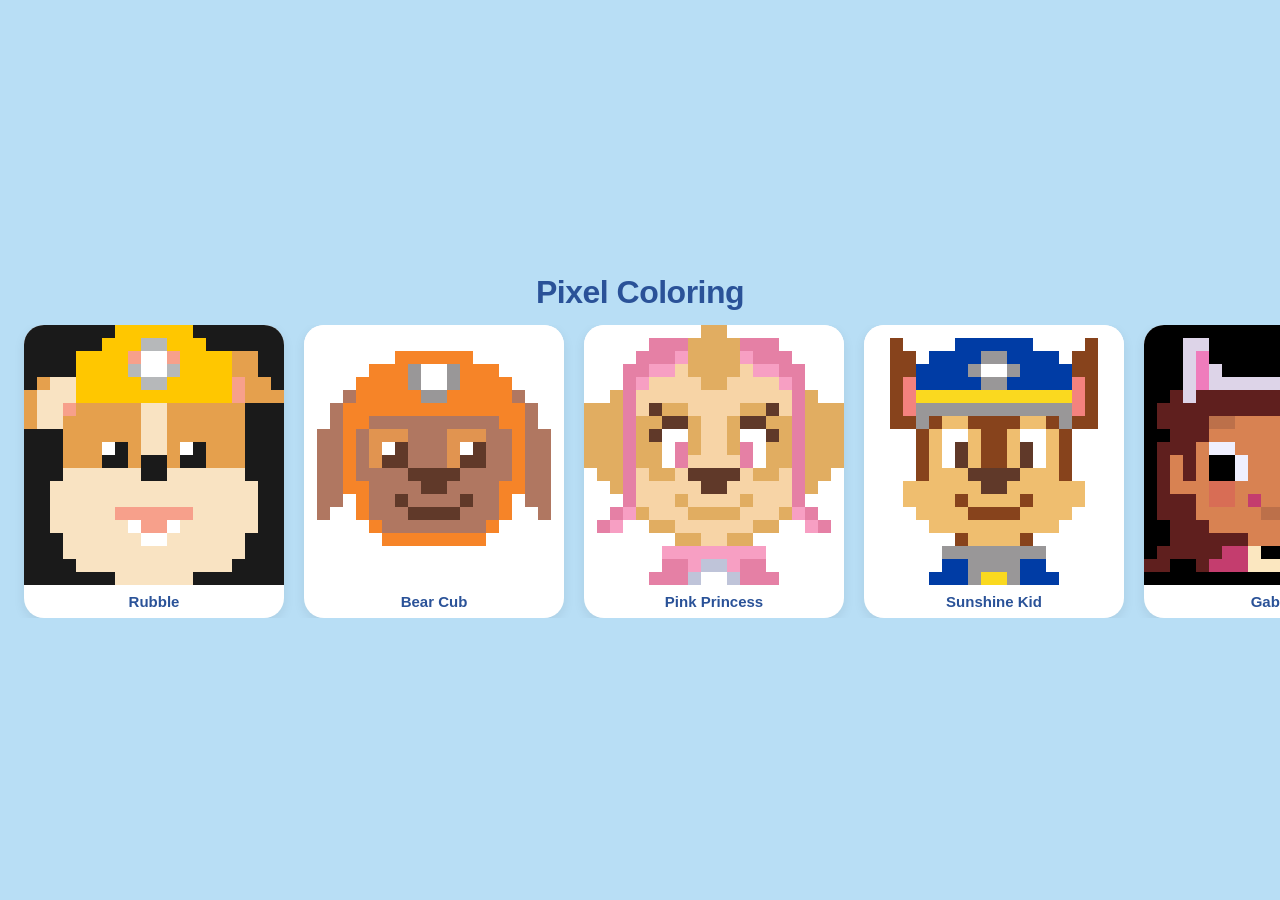
<file: index.html>
<!DOCTYPE html>
<html lang="en">
<head>
  <meta charset="UTF-8">
  <meta name="viewport" content="width=device-width, initial-scale=1.0, maximum-scale=1.0, user-scalable=no, viewport-fit=cover">
  <meta name="apple-mobile-web-app-capable" content="yes">
  <meta name="apple-mobile-web-app-status-bar-style" content="black-fullscreen">
  <meta name="mobile-web-app-capable" content="yes">
  <link rel="manifest" href="manifest.json">
  <title>Pixel Coloring</title>
  <link rel="stylesheet" href="style.css">
</head>
<body>
  <div id="home-screen">
    <div class="home-title">Pixel Coloring</div>
    <div class="sheet-grid" id="sheet-grid"></div>
  </div>

  <div class="fullscreen-banner hidden" id="fullscreen-banner">
    For fullscreen: tap Share &rarr; Add to Home Screen
  </div>

  <!-- Sheet data files -->
  <script src="sheets/sheet1/data.js"></script>
  <script src="sheets/sheet2/data.js"></script>
  <script src="sheets/sheet3/data.js"></script>
  <script src="sheets/sheet4/data.js"></script>
  <script src="sheets/sheet8/data.js"></script>
  <script src="sheets/sheet9/data.js"></script>
  <script src="sheets/sheet10/data.js"></script>
  <script src="sheets/sheet11/data.js"></script>
  <script src="sheets/sheet12/data.js"></script>
  <script src="sheets/sheet13/data.js"></script>
  <script src="sheets/sheet14/data.js"></script>
  <script src="sheets/sheet15/data.js"></script>
  <script src="sheets/sheet16/data.js"></script>

  <script src="js/utils.js"></script>
  <script src="js/audio-ctx.js"></script>
  <script src="js/music.js"></script>
  <script>Music.init('assets/main-background.mp3', 0.15);</script>
  <script src="js/app.js"></script>
</body>
</html>
</file>
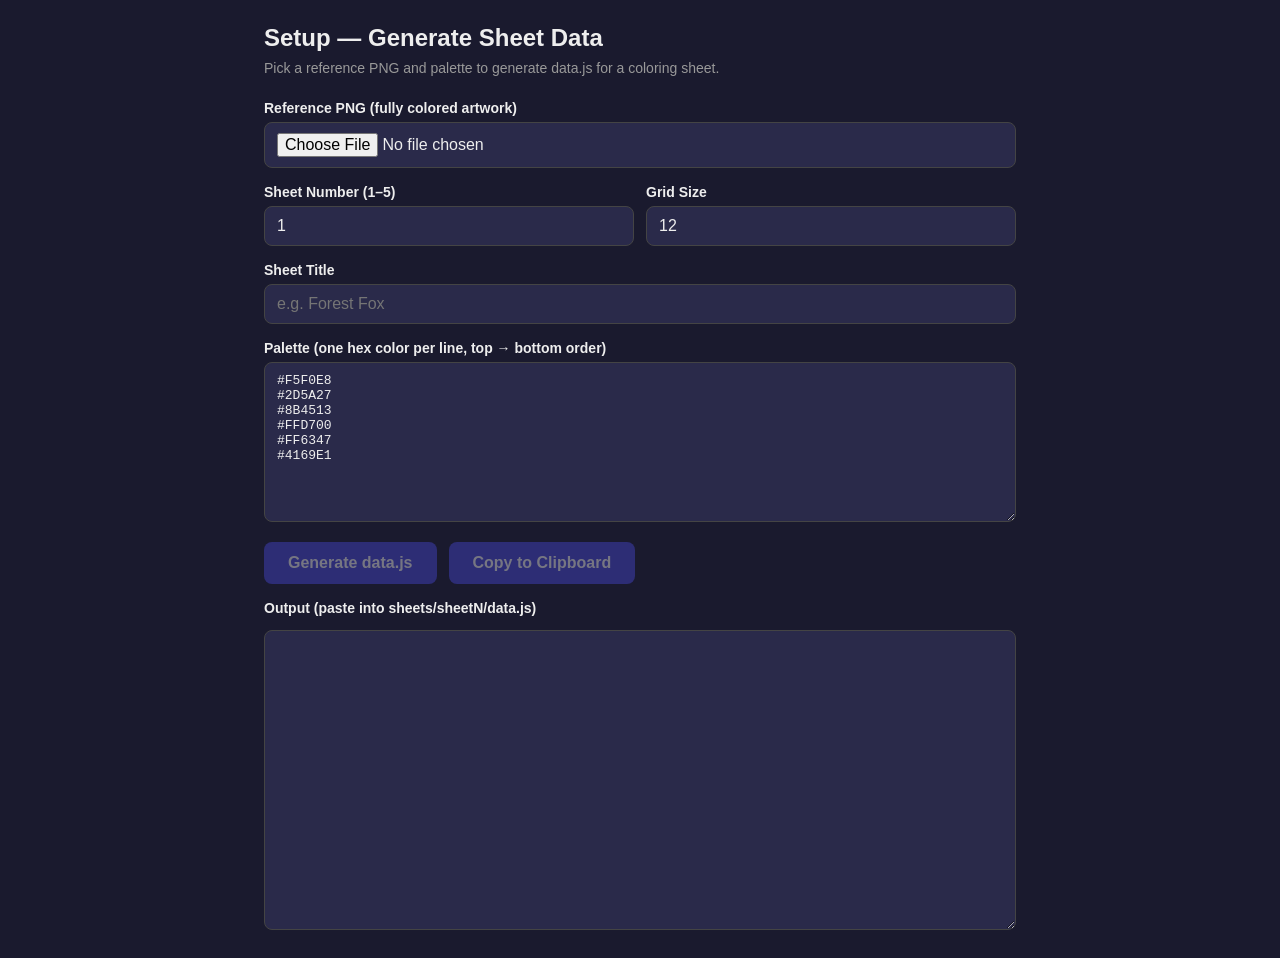
<file: setup.html>
<!DOCTYPE html>
<html lang="en">
<head>
  <meta charset="UTF-8">
  <meta name="viewport" content="width=device-width, initial-scale=1.0">
  <title>Pixel Coloring — Setup</title>
  <style>
    * { box-sizing: border-box; margin: 0; padding: 0; }
    body {
      font-family: -apple-system, BlinkMacSystemFont, sans-serif;
      background: #1a1a2e;
      color: #eee;
      padding: 24px;
      max-width: 800px;
      margin: 0 auto;
    }
    h1 { margin-bottom: 8px; font-size: 24px; }
    p.subtitle { color: #999; margin-bottom: 24px; font-size: 14px; }
    label { display: block; font-weight: 600; margin: 16px 0 6px; font-size: 14px; }
    input[type="file"], input[type="number"], input[type="text"] {
      background: #2a2a4a;
      border: 1px solid #444;
      color: #eee;
      padding: 10px 12px;
      border-radius: 8px;
      font-size: 16px;
      width: 100%;
    }
    textarea {
      background: #2a2a4a;
      border: 1px solid #444;
      color: #eee;
      padding: 10px 12px;
      border-radius: 8px;
      font-size: 13px;
      font-family: monospace;
      width: 100%;
      resize: vertical;
    }
    #palette-input { height: 160px; }
    #output { height: 300px; margin-top: 8px; }
    .row { display: flex; gap: 12px; }
    .row > * { flex: 1; }
    button {
      background: #4a4ae0;
      color: white;
      border: none;
      padding: 12px 24px;
      border-radius: 8px;
      font-size: 16px;
      font-weight: 600;
      cursor: pointer;
      margin-top: 16px;
    }
    button:disabled { opacity: 0.4; cursor: default; }
    button:hover:not(:disabled) { background: #5a5af0; }
    canvas { max-width: 300px; margin: 16px 0; display: none; border-radius: 8px; }
    #preview-grid { border-radius: 8px; overflow: hidden; }
    .btn-row { display: flex; gap: 12px; }
  </style>
</head>
<body>
  <h1>Setup — Generate Sheet Data</h1>
  <p class="subtitle">Pick a reference PNG and palette to generate data.js for a coloring sheet.</p>

  <label for="file-input">Reference PNG (fully colored artwork)</label>
  <input type="file" id="file-input" accept="image/png,image/jpeg">
  <canvas id="preview-canvas"></canvas>

  <div class="row">
    <div>
      <label for="sheet-num">Sheet Number (1–5)</label>
      <input type="number" id="sheet-num" value="1" min="1" max="5">
    </div>
    <div>
      <label for="grid-size">Grid Size</label>
      <input type="number" id="grid-size" value="12" min="4" max="32">
    </div>
  </div>

  <label for="sheet-title">Sheet Title</label>
  <input type="text" id="sheet-title" placeholder="e.g. Forest Fox">

  <label for="palette-input">Palette (one hex color per line, top → bottom order)</label>
  <textarea id="palette-input" placeholder="#F5F0E8
#2D5A27
#8B4513
#FFD700
#FF6347
#4169E1">#F5F0E8
#2D5A27
#8B4513
#FFD700
#FF6347
#4169E1</textarea>

  <div class="btn-row">
    <button id="generate-btn" disabled>Generate data.js</button>
    <button id="copy-btn" disabled>Copy to Clipboard</button>
  </div>

  <div id="preview-grid"></div>

  <label>Output (paste into sheets/sheetN/data.js)</label>
  <textarea id="output" readonly></textarea>

  <script src="js/utils.js"></script>
  <script src="js/setup.js"></script>
</body>
</html>
</file>
<file: style.css>
/* style.css — Pixel Art Coloring Webapp */

/* === Reset & iOS Fixes === */
*, *::before, *::after {
  box-sizing: border-box;
  margin: 0;
  padding: 0;
}

html, body {
  height: 100%;
  height: 100dvh;
  overflow: hidden;
  overscroll-behavior: none;
  -webkit-tap-highlight-color: transparent;
  -webkit-touch-callout: none;
  -webkit-user-select: none;
  user-select: none;
}

body {
  font-family: -apple-system, BlinkMacSystemFont, 'SF Pro Rounded', sans-serif;
  background: #B8DEF5;
  color: #333;
  touch-action: manipulation;
}

/* === Home Screen (landscape-first) === */
#home-screen {
  display: flex;
  flex-direction: column;
  align-items: center;
  justify-content: center;
  height: 100%;
  height: 100dvh;
  padding: 8px 0;
  padding-top: env(safe-area-inset-top, 8px);
  overflow: hidden;
}

.home-title {
  font-size: 24px;
  font-weight: 800;
  text-align: center;
  margin: 0 0 10px;
  letter-spacing: -0.5px;
  color: #2a5298;
  flex-shrink: 0;
}

.sheet-grid {
  display: flex;
  gap: 16px;
  align-items: center;
  flex-wrap: nowrap;
  overflow-x: auto;
  overflow-y: hidden;
  -webkit-overflow-scrolling: touch;
  scroll-snap-type: x mandatory;
  padding: 0 24px;
  width: 100%;
  /* Hide scrollbar but allow scrolling */
  scrollbar-width: none;
  -ms-overflow-style: none;
  touch-action: pan-x;
}

.sheet-grid::-webkit-scrollbar {
  display: none;
}

.sheet-card {
  background: #fff;
  border-radius: 16px;
  overflow: hidden;
  cursor: pointer;
  touch-action: manipulation;
  transition: transform 0.15s ease;
  display: flex;
  flex-direction: column;
  box-shadow: 0 4px 12px rgba(0,0,0,0.08);
  flex-shrink: 0;
  scroll-snap-align: center;
}

.sheet-card:active {
  transform: scale(0.96);
}

.sheet-card-thumb {
  /* Square thumb sized from viewport height */
  width: calc(100dvh - 90px);
  max-width: 220px;
  aspect-ratio: 1 / 1;
}

.thumb-grid {
  display: grid;
  width: 100%;
  height: 100%;
  border-radius: 12px 12px 0 0;
  overflow: hidden;
}

.sheet-card-title {
  padding: 6px 10px;
  font-size: 13px;
  font-weight: 700;
  text-align: center;
  color: #2a5298;
  flex-shrink: 0;
}

/* Fullscreen banner */
.fullscreen-banner {
  position: fixed;
  bottom: 0;
  left: 0;
  right: 0;
  background: rgba(42, 82, 152, 0.95);
  color: white;
  text-align: center;
  padding: 12px 16px;
  font-size: 13px;
  font-weight: 500;
  z-index: 100;
  transition: transform 0.3s ease;
}

.fullscreen-banner.hidden {
  transform: translateY(100%);
}

/* === Coloring Screen === */
#coloring-screen {
  position: relative;
  height: 100%;
  height: 100dvh;
  background: #B8DEF5;
}

/* Floating back button — top-left, overlaid */
#back-btn {
  position: absolute;
  top: 16px;
  left: 16px;
  z-index: 10;
  width: 48px;
  height: 48px;
  background: #fff;
  border: none;
  color: #555;
  font-size: 24px;
  line-height: 1;
  cursor: pointer;
  touch-action: manipulation;
  border-radius: 50%;
  display: flex;
  align-items: center;
  justify-content: center;
  box-shadow: 0 2px 8px rgba(0,0,0,0.12);
  padding-top: env(safe-area-inset-top, 0px);
}

#back-btn:active {
  transform: scale(0.92);
  background: #f0f0f0;
}

/* Floating progress — bottom-left, overlaid */
#progress-text {
  position: absolute;
  bottom: 16px;
  left: 16px;
  z-index: 10;
  font-size: 14px;
  font-weight: 600;
  color: rgba(42, 82, 152, 0.6);
  white-space: nowrap;
}

/* Coloring area: full viewport, grid + panel */
#coloring-area {
  display: flex;
  width: 100%;
  height: 100%;
  height: 100dvh;
  overflow: hidden;
  padding-left: env(safe-area-inset-left, 0px);
}

/* Grid wrapper — centers grid to screen middle */
#grid-wrapper {
  flex: 1;
  display: flex;
  align-items: center;
  justify-content: center;
  padding: 12px;
  min-width: 0;
  min-height: 0;
}

#grid-container {
  position: relative;
  height: calc(100dvh - 24px);
  aspect-ratio: 1 / 1;
  max-width: calc(100vw - 112px - 24px);
  max-height: calc(100dvh - 24px);
  background: #fff;
  border-radius: 16px;
  box-shadow: 0 4px 20px rgba(0,0,0,0.08);
  overflow: hidden;
  padding: 0;
}

/* Grayscale background artwork */
#grid-bg {
  position: absolute;
  inset: 0;
  background-size: 100% 100%;
  background-repeat: no-repeat;
  filter: grayscale(1);
  border-radius: 16px;
  transition: opacity 600ms ease;
}

#grid-bg.bg--hidden {
  opacity: 0;
}

/* Pixel grid */
#pixel-grid {
  position: absolute;
  inset: 0;
  display: grid;
  touch-action: none;
  border-radius: 16px;
  overflow: hidden;
}

.grid-cell {
  /* background-color set via inline style (grayscale of correct color) */
  border: 1px solid rgba(0,0,0,0.04);
  touch-action: none;
  transition: background-color 0.15s ease;
}

/* Filled cell: reveals color */
.grid-cell.cell--filled {
  /* background-color set via inline style */
  border-color: rgba(0,0,0,0.06);
}

/* Highlighted cell: matching selected color */
.grid-cell.cell--highlighted {
  outline: 3px solid #63C74A;
  outline-offset: -3px;
  background-color: rgba(99, 199, 74, 0.15) !important;
  animation: highlight-pulse 1.2s ease-in-out infinite;
}

@keyframes highlight-pulse {
  0%, 100% { outline-color: rgba(99, 199, 74, 0.7); }
  50%      { outline-color: rgba(99, 199, 74, 1.0); }
}

/* Wrong color shake */
.grid-cell.cell--wrong {
  animation: wrong-shake 0.5s ease forwards;
}

@keyframes wrong-shake {
  0%   { transform: translateX(0);    outline: 3px solid rgba(255,80,80,0.8); outline-offset: -3px; }
  25%  { transform: translateX(-4px); }
  75%  { transform: translateX(4px);  }
  100% { transform: translateX(0);    outline: 3px solid transparent; outline-offset: -3px; }
}

/* Loading overlay */
#loading-overlay {
  position: fixed;
  inset: 0;
  z-index: 1000;
  background: #B8DEF5;
  display: flex;
  align-items: center;
  justify-content: center;
  transition: opacity 0.3s ease;
}

#loading-overlay.hidden {
  opacity: 0;
  pointer-events: none;
}

#loading-overlay .loading-content {
  display: flex;
  flex-direction: column;
  align-items: center;
  gap: 16px;
}

.loading-spinner {
  width: 48px;
  height: 48px;
  border: 5px solid rgba(42, 82, 152, 0.25);
  border-top-color: #2a5298;
  border-radius: 50%;
  animation: spin 0.8s linear infinite;
}

@keyframes spin {
  to { transform: rotate(360deg); }
}

/* Completion: cells merge into artwork */
#pixel-grid.grid--complete {
  transform: scale(1.02);
  transition: transform 600ms ease;
  box-shadow: 0 8px 32px rgba(0,0,0,0.15);
}

#pixel-grid.grid--complete .grid-cell {
  border-color: transparent;
  transition: border-color 600ms ease;
}

/* === Color Panel (from Figma: 112px wide, #F9DB62 bg) === */
#palette-panel {
  width: 112px;
  height: 100%;
  background: #F9DB62;
  display: flex;
  flex-direction: column;
  align-items: center;
  padding: 0;
  transform: translateX(100%);
  transition: transform 400ms ease-out;
  flex-shrink: 0;
  overflow-y: auto;
}

#palette-panel::before,
#palette-panel::after {
  content: '';
  flex: 1;
}

#palette-panel.visible {
  transform: translateX(0);
}

.swatch-slot {
  width: 112px;
  height: 96px;
  display: flex;
  align-items: center;
  justify-content: center;
  flex-shrink: 0;
}

.swatch-slot--selected {
  height: 100px;
}

.swatch {
  width: 72px;
  height: 72px;
  border-radius: 16px;
  border: 4px solid #fff;
  cursor: pointer;
  touch-action: manipulation;
  flex-shrink: 0;
  transition: transform 0.2s ease, width 0.2s ease, height 0.2s ease;
  position: relative;
  box-shadow: 0 2px 6px rgba(0,0,0,0.1);
}

.swatch:active {
  transform: scale(0.9);
}

.swatch--selected {
  width: 80px;
  height: 80px;
  box-shadow: 0 3px 12px rgba(0,0,0,0.2);
}

.swatch--selected:active {
  transform: scale(0.95);
}

.swatch--done {
  opacity: 0.35;
}

/* === Phone === */
@media (max-width: 767px) {
  .sheet-card-thumb {
    width: calc(100dvh - 80px);
    max-width: 160px;
  }

  .sheet-grid {
    gap: 10px;
  }

  .sheet-card-title {
    font-size: 11px;
    padding: 4px 6px;
  }

  #palette-panel {
    width: 80px;
  }

  .swatch-slot {
    width: 80px;
    height: 72px;
  }

  .swatch-slot--selected {
    height: 76px;
  }

  .swatch {
    width: 52px;
    height: 52px;
    border-radius: 14px;
  }

  .swatch--selected {
    width: 60px;
    height: 60px;
  }

  #grid-container {
    height: calc(100dvh - 20px);
    max-width: calc(100vw - 80px - 20px);
    max-height: calc(100dvh - 20px);
  }

  #grid-wrapper {
    padding: 10px;
  }

  #back-btn {
    width: 40px;
    height: 40px;
    font-size: 20px;
    top: 12px;
    left: 12px;
  }

  #progress-text {
    left: 12px;
    bottom: 12px;
  }

}

/* === iPad styles === */
@media (min-width: 768px) {
  .home-title {
    font-size: 32px;
    margin: 0 0 14px;
  }

  .sheet-card {
    border-radius: 20px;
  }

  .sheet-card-thumb {
    width: calc(100dvh - 100px);
    max-width: 260px;
  }

  .sheet-card-title {
    font-size: 15px;
    padding: 8px 12px;
  }

  .sheet-grid {
    gap: 20px;
  }

  #back-btn {
    width: 60px;
    height: 60px;
    font-size: 28px;
    top: 16px;
    left: 24px;
  }

  #progress-text {
    left: 24px;
    bottom: 20px;
    font-size: 16px;
  }

  #grid-wrapper {
    padding: 12px;
  }
}

/* === Landscape phone === */
@media (max-height: 500px) and (orientation: landscape) {
  #top-bar {
    height: 40px;
  }

  #palette-panel {
    width: 80px;
  }

  .swatch-slot {
    width: 80px;
    height: 56px;
  }

  .swatch-slot--selected {
    height: 60px;
  }

  .swatch {
    width: 44px;
    height: 44px;
    border-radius: 12px;
  }

  .swatch--selected {
    width: 50px;
    height: 50px;
  }
}
</file>
